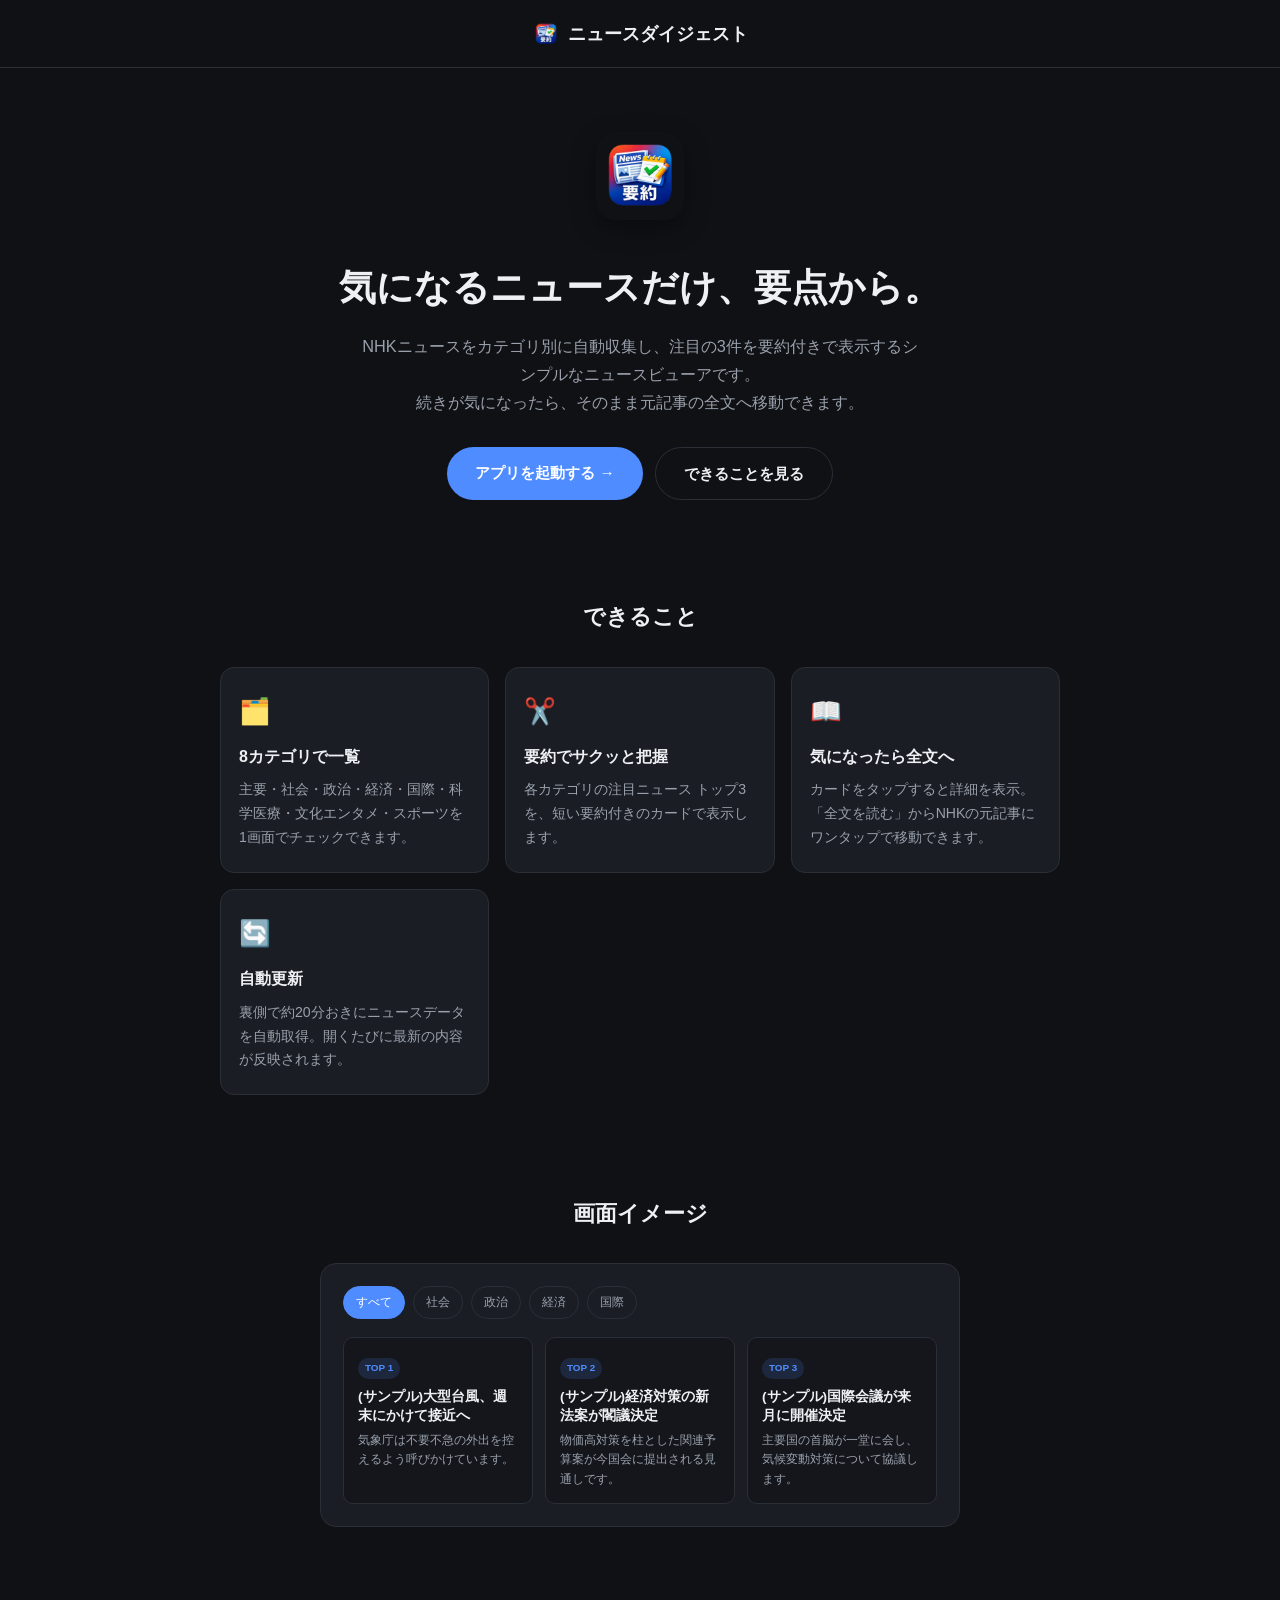
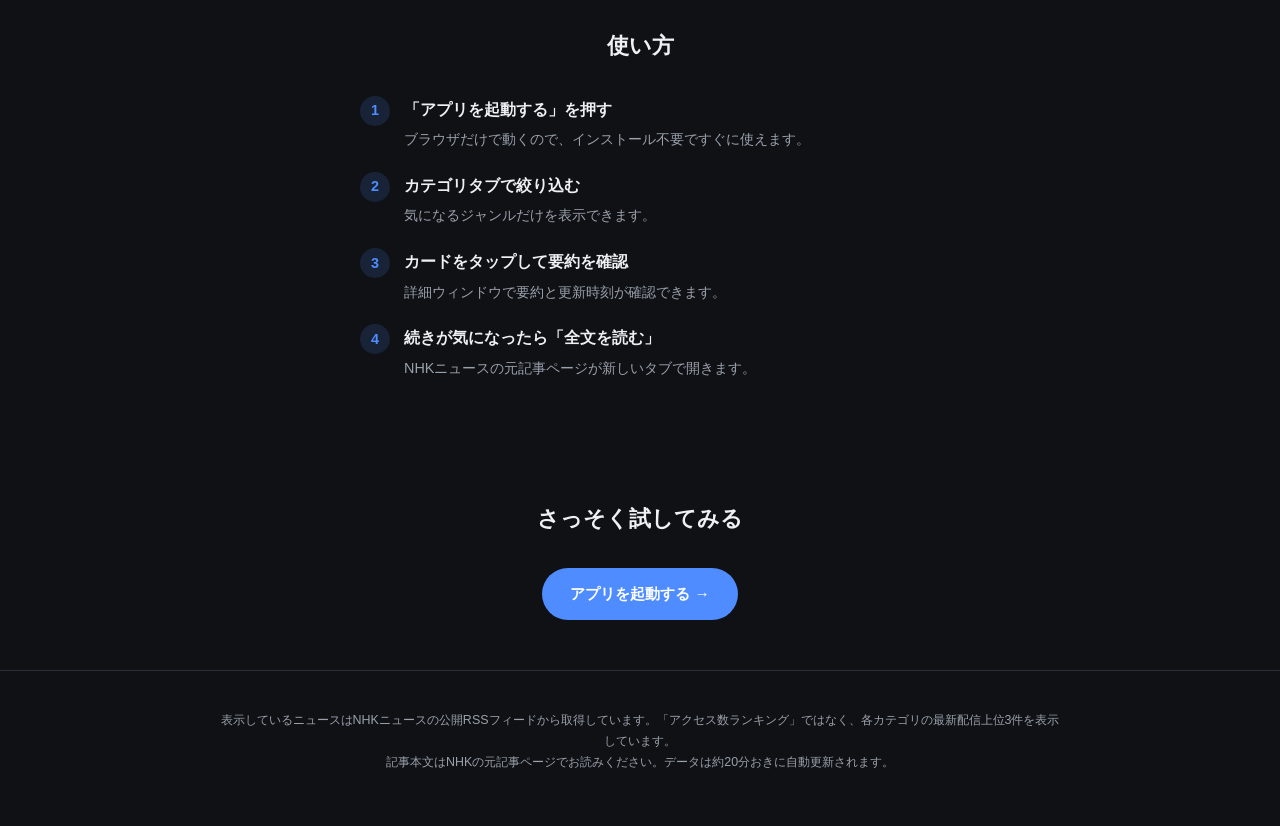
<file: index.html>
<!doctype html>
<html lang="ja">
<head>
<meta charset="utf-8" />
<meta name="viewport" content="width=device-width, initial-scale=1" />
<title>ニュースダイジェスト | 気になるニュースだけ、要点から。</title>
<meta name="description" content="NHKニュースをカテゴリ別に要約表示。気になった記事は元記事の全文へワンタップ。" />
<link rel="icon" type="image/png" href="./icons/icon.png" />
<style>
  :root {
    --bg: #0f1115;
    --card-bg: #1a1d24;
    --card-border: #2a2e37;
    --text: #eef0f3;
    --text-dim: #9aa1ac;
    --accent: #4f8cff;
    --accent-soft: rgba(79, 140, 255, 0.15);
  }
  * { box-sizing: border-box; }
  html { scroll-behavior: smooth; }
  body {
    margin: 0;
    font-family: "Hiragino Kaku Gothic ProN", "Yu Gothic", "Meiryo", sans-serif;
    background: var(--bg);
    color: var(--text);
    line-height: 1.7;
  }
  a { color: var(--accent); }
  .wrap { max-width: 880px; margin: 0 auto; padding: 0 20px; }

  header.site-header {
    padding: 18px 0;
    text-align: center;
    border-bottom: 1px solid var(--card-border);
  }
  header.site-header .logo { font-size: 1.15rem; font-weight: bold; display: flex; align-items: center; justify-content: center; gap: 8px; }
  header.site-header .logo img { width: 28px; height: 28px; border-radius: 8px; }
  .hero .icon img { width: 88px; height: 88px; border-radius: 20px; box-shadow: 0 8px 24px rgba(0,0,0,0.35); }

  .hero {
    text-align: center;
    padding: 64px 20px 48px;
  }
  .hero .icon { font-size: 3rem; }
  .hero h1 {
    font-size: clamp(1.6rem, 4vw, 2.3rem);
    margin: 12px 0 14px;
  }
  .hero p.lead {
    color: var(--text-dim);
    max-width: 560px;
    margin: 0 auto 30px;
    font-size: 1.02rem;
  }
  .cta-row { display: flex; gap: 12px; justify-content: center; flex-wrap: wrap; }

  .btn {
    display: inline-block;
    text-decoration: none;
    padding: 13px 28px;
    border-radius: 999px;
    font-size: 0.95rem;
    font-weight: bold;
  }
  .btn-primary { background: var(--accent); color: #fff; }
  .btn-primary:hover { opacity: 0.9; }
  .btn-secondary { background: transparent; border: 1px solid var(--card-border); color: var(--text); }
  .btn-secondary:hover { border-color: var(--accent); color: var(--accent); }

  section { padding: 50px 0; }
  section h2 {
    text-align: center;
    font-size: 1.4rem;
    margin: 0 0 30px;
  }

  .features {
    display: grid;
    grid-template-columns: repeat(auto-fit, minmax(220px, 1fr));
    gap: 16px;
  }
  .feature-card {
    background: var(--card-bg);
    border: 1px solid var(--card-border);
    border-radius: 14px;
    padding: 22px 18px;
  }
  .feature-card .emoji { font-size: 1.6rem; margin-bottom: 10px; display: block; }
  .feature-card h3 { margin: 0 0 8px; font-size: 1rem; }
  .feature-card p { margin: 0; color: var(--text-dim); font-size: 0.88rem; }

  /* --- プレビュー(モック) --- */
  .preview-frame {
    background: var(--card-bg);
    border: 1px solid var(--card-border);
    border-radius: 16px;
    padding: 22px;
    max-width: 640px;
    margin: 0 auto;
  }
  .preview-tabs { display: flex; gap: 8px; margin-bottom: 18px; flex-wrap: wrap; }
  .preview-tab {
    font-size: 0.75rem;
    border-radius: 999px;
    padding: 5px 12px;
    border: 1px solid var(--card-border);
    color: var(--text-dim);
  }
  .preview-tab.active { background: var(--accent); color: #fff; border-color: var(--accent); }
  .preview-grid { display: grid; grid-template-columns: repeat(auto-fit, minmax(160px, 1fr)); gap: 12px; }
  .preview-card {
    background: #14161c;
    border: 1px solid var(--card-border);
    border-radius: 10px;
    padding: 14px;
    text-align: left;
  }
  .preview-badge {
    font-size: 0.62rem;
    font-weight: bold;
    color: var(--accent);
    background: var(--accent-soft);
    padding: 2px 7px;
    border-radius: 999px;
    display: inline-block;
    margin-bottom: 8px;
  }
  .preview-card h4 { margin: 0 0 6px; font-size: 0.85rem; line-height: 1.4; }
  .preview-card p { margin: 0; font-size: 0.72rem; color: var(--text-dim); }

  .steps { counter-reset: step; max-width: 560px; margin: 0 auto; }
  .step {
    display: flex;
    gap: 14px;
    align-items: flex-start;
    margin-bottom: 20px;
  }
  .step .num {
    flex: 0 0 auto;
    width: 30px; height: 30px;
    border-radius: 50%;
    background: var(--accent-soft);
    color: var(--accent);
    font-weight: bold;
    display: flex; align-items: center; justify-content: center;
    font-size: 0.9rem;
  }
  .step p { margin: 4px 0 0; color: var(--text-dim); font-size: 0.9rem; }
  .step strong { font-size: 0.98rem; }

  .install-grid { display: grid; grid-template-columns: repeat(auto-fit, minmax(240px, 1fr)); gap: 16px; }
  .install-card { background: var(--card-bg); border: 1px solid var(--card-border); border-radius: 14px; padding: 20px; }
  .install-card h3 { margin: 0 0 10px; font-size: 0.95rem; }
  .install-card ol { margin: 0; padding-left: 20px; color: var(--text-dim); font-size: 0.85rem; }
  .install-card li { margin-bottom: 6px; }

  .final-cta { text-align: center; }

  footer {
    border-top: 1px solid var(--card-border);
    padding: 26px 0 40px;
    text-align: center;
    color: var(--text-dim);
    font-size: 0.78rem;
  }
</style>
</head>
<body>

  <header class="site-header">
    <div class="logo"><img src="./icons/icon.png" alt="" />ニュースダイジェスト</div>
  </header>

  <section class="hero">
    <div class="wrap">
      <div class="icon"><img src="./icons/icon.png" alt="ニュースダイジェスト アイコン" /></div>
      <h1>気になるニュースだけ、要点から。</h1>
      <p class="lead">
        NHKニュースをカテゴリ別に自動収集し、注目の3件を要約付きで表示するシンプルなニュースビューアです。<br />
        続きが気になったら、そのまま元記事の全文へ移動できます。
      </p>
      <div class="cta-row">
        <a class="btn btn-primary" href="./app/index.html">アプリを起動する →</a>
        <a class="btn btn-secondary" href="#features">できることを見る</a>
      </div>
    </div>
  </section>

  <section id="features">
    <div class="wrap">
      <h2>できること</h2>
      <div class="features">
        <div class="feature-card">
          <span class="emoji">🗂️</span>
          <h3>8カテゴリで一覧</h3>
          <p>主要・社会・政治・経済・国際・科学医療・文化エンタメ・スポーツを1画面でチェックできます。</p>
        </div>
        <div class="feature-card">
          <span class="emoji">✂️</span>
          <h3>要約でサクッと把握</h3>
          <p>各カテゴリの注目ニュース トップ3を、短い要約付きのカードで表示します。</p>
        </div>
        <div class="feature-card">
          <span class="emoji">📖</span>
          <h3>気になったら全文へ</h3>
          <p>カードをタップすると詳細を表示。「全文を読む」からNHKの元記事にワンタップで移動できます。</p>
        </div>
        <div class="feature-card">
          <span class="emoji">🔄</span>
          <h3>自動更新</h3>
          <p>裏側で約20分おきにニュースデータを自動取得。開くたびに最新の内容が反映されます。</p>
        </div>
      </div>
    </div>
  </section>

  <section>
    <div class="wrap">
      <h2>画面イメージ</h2>
      <div class="preview-frame">
        <div class="preview-tabs">
          <span class="preview-tab active">すべて</span>
          <span class="preview-tab">社会</span>
          <span class="preview-tab">政治</span>
          <span class="preview-tab">経済</span>
          <span class="preview-tab">国際</span>
        </div>
        <div class="preview-grid">
          <div class="preview-card">
            <span class="preview-badge">TOP 1</span>
            <h4>(サンプル)大型台風、週末にかけて接近へ</h4>
            <p>気象庁は不要不急の外出を控えるよう呼びかけています。</p>
          </div>
          <div class="preview-card">
            <span class="preview-badge">TOP 2</span>
            <h4>(サンプル)経済対策の新法案が閣議決定</h4>
            <p>物価高対策を柱とした関連予算案が今国会に提出される見通しです。</p>
          </div>
          <div class="preview-card">
            <span class="preview-badge">TOP 3</span>
            <h4>(サンプル)国際会議が来月に開催決定</h4>
            <p>主要国の首脳が一堂に会し、気候変動対策について協議します。</p>
          </div>
        </div>
      </div>
    </div>
  </section>

  <section>
    <div class="wrap">
      <h2>使い方</h2>
      <div class="steps">
        <div class="step">
          <div class="num">1</div>
          <div><strong>「アプリを起動する」を押す</strong><p>ブラウザだけで動くので、インストール不要ですぐに使えます。</p></div>
        </div>
        <div class="step">
          <div class="num">2</div>
          <div><strong>カテゴリタブで絞り込む</strong><p>気になるジャンルだけを表示できます。</p></div>
        </div>
        <div class="step">
          <div class="num">3</div>
          <div><strong>カードをタップして要約を確認</strong><p>詳細ウィンドウで要約と更新時刻が確認できます。</p></div>
        </div>
        <div class="step">
          <div class="num">4</div>
          <div><strong>続きが気になったら「全文を読む」</strong><p>NHKニュースの元記事ページが新しいタブで開きます。</p></div>
        </div>
      </div>
    </div>
  </section>

  <section class="final-cta">
    <div class="wrap">
      <h2>さっそく試してみる</h2>
      <a class="btn btn-primary" href="./app/index.html">アプリを起動する →</a>
    </div>
  </section>

  <footer>
    <div class="wrap">
      <p>
        表示しているニュースはNHKニュースの公開RSSフィードから取得しています。「アクセス数ランキング」ではなく、各カテゴリの最新配信上位3件を表示しています。<br />
        記事本文はNHKの元記事ページでお読みください。データは約20分おきに自動更新されます。
      </p>
    </div>
  </footer>

</body>
</html>
</file>
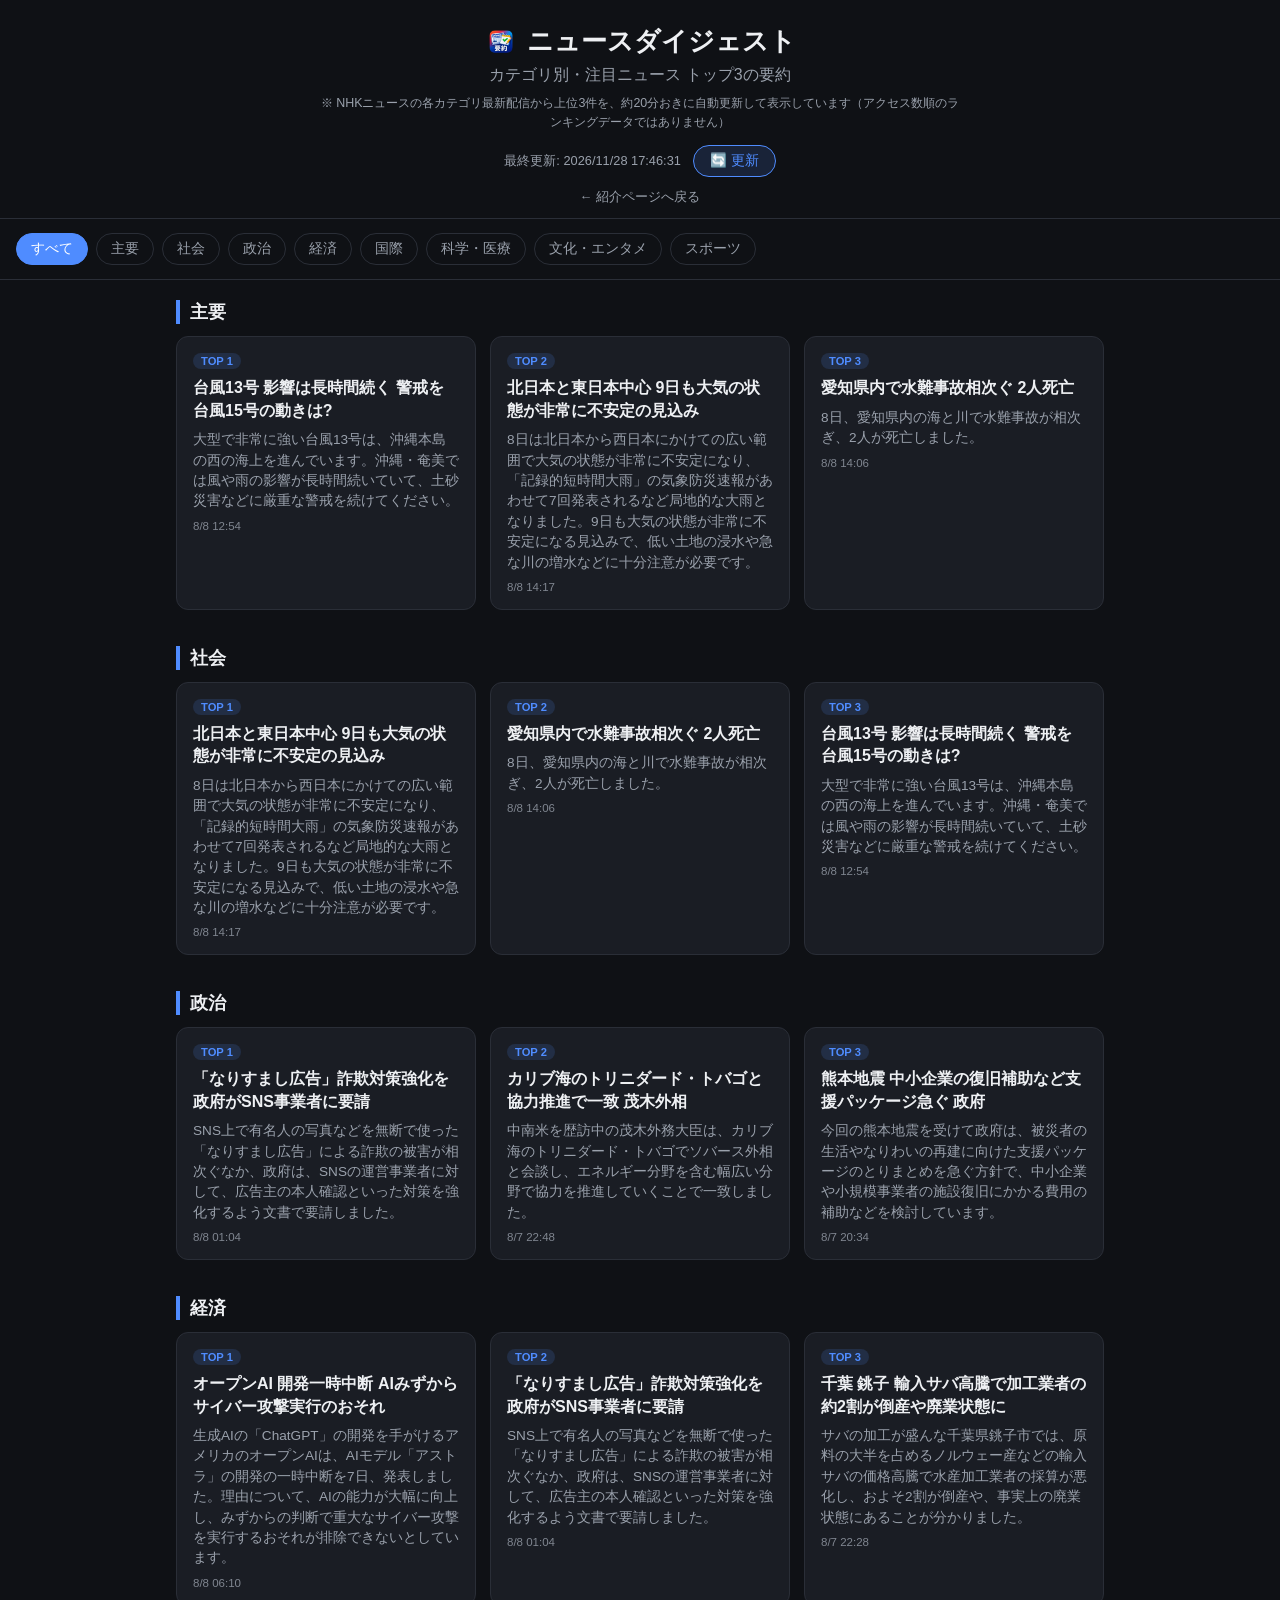
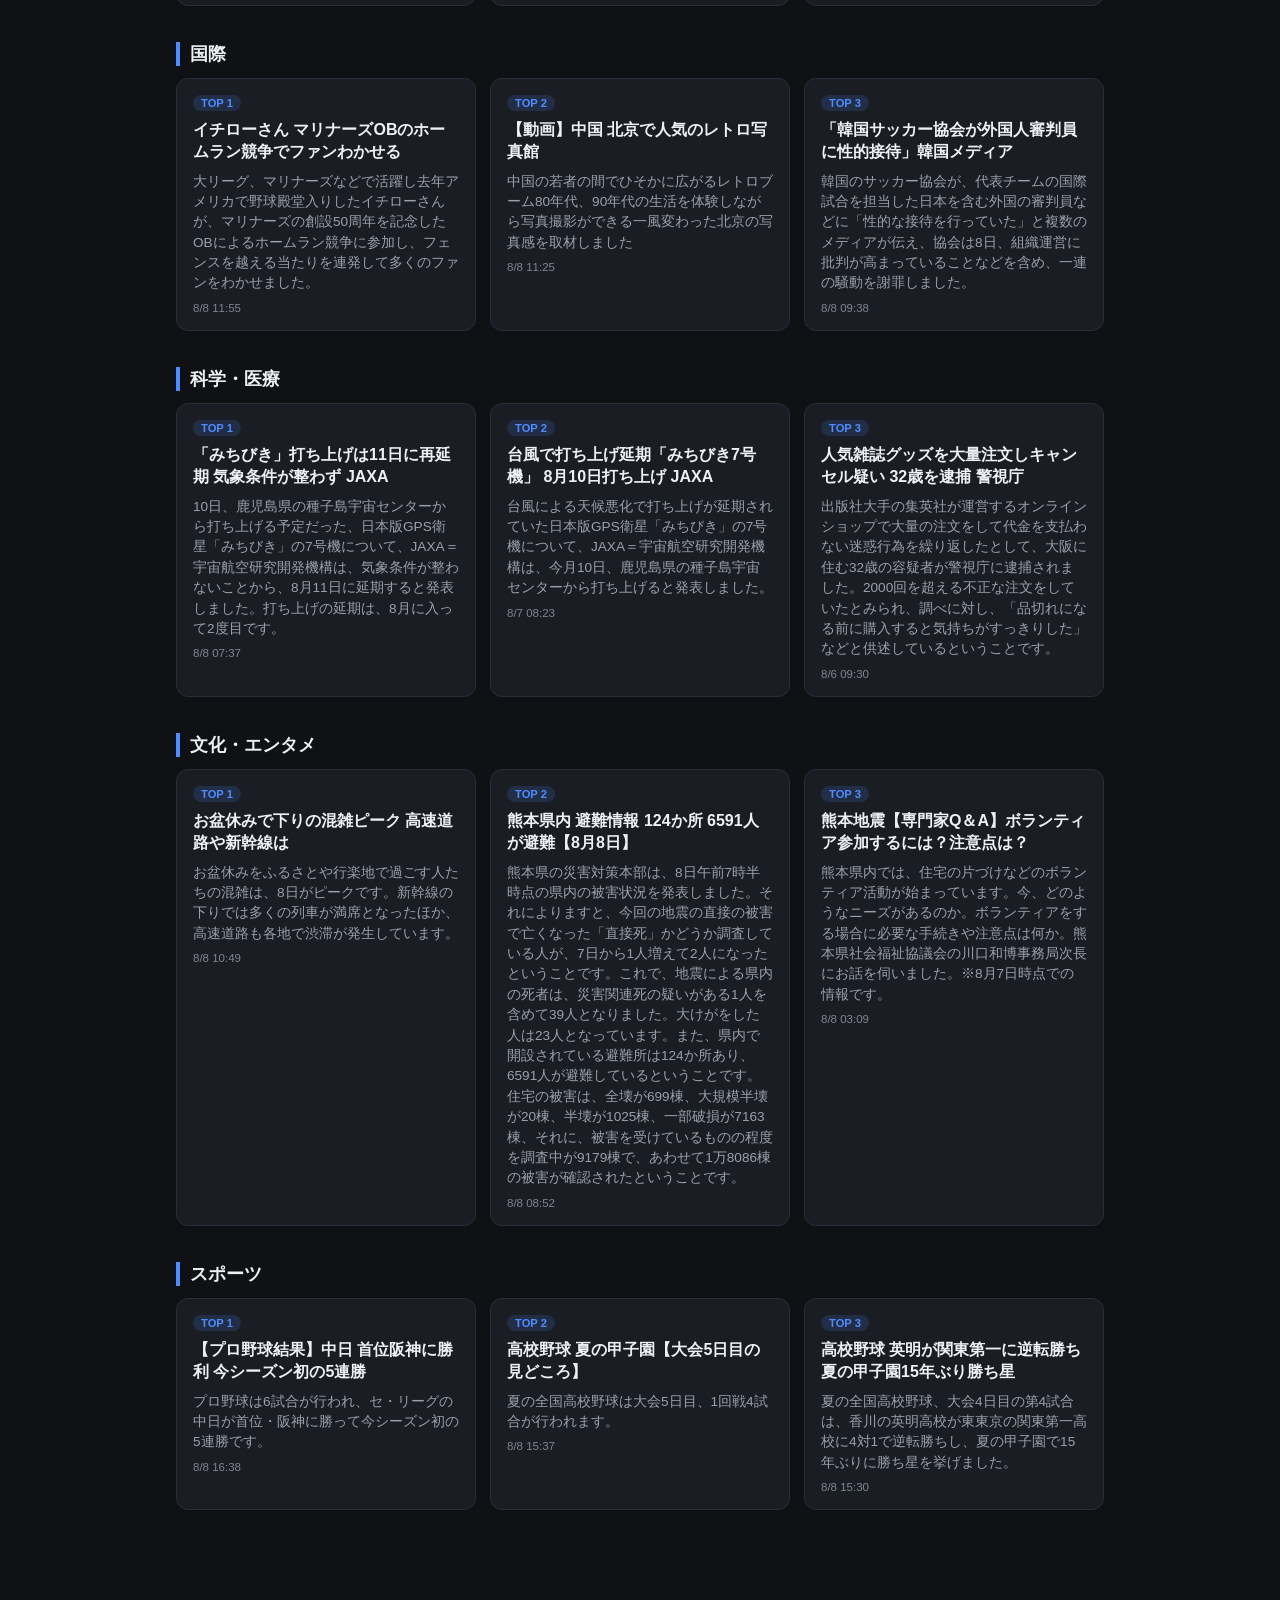
<file: app/index.html>
<!doctype html>
<html lang="ja">
<head>
<meta charset="utf-8" />
<meta name="viewport" content="width=device-width, initial-scale=1" />
<title>ニュースダイジェスト</title>
<link rel="icon" type="image/png" href="../icons/icon.png" />
<link rel="manifest" href="./manifest.json" />
<meta name="theme-color" content="#4f8cff" />
<meta name="apple-mobile-web-app-capable" content="yes" />
<meta name="apple-mobile-web-app-status-bar-style" content="default" />
<meta name="apple-mobile-web-app-title" content="ニュース要約" />
<link rel="apple-touch-icon" href="../icons/icon-192.png" />
<link rel="stylesheet" href="./style.css" />
</head>
<body>
  <header class="app-header">
    <h1><img src="../icons/icon.png" alt="" class="app-icon" /> ニュースダイジェスト</h1>
    <p class="subtitle">カテゴリ別・注目ニュース トップ3の要約</p>
    <p class="notice">
      ※ NHKニュースの各カテゴリ最新配信から上位3件を、約20分おきに自動更新して表示しています（アクセス数順のランキングデータではありません）
    </p>
    <div class="toolbar">
      <span id="updated-at" class="updated-at"></span>
      <button id="refresh-btn">🔄 更新</button>
    </div>
    <p class="back-link"><a href="../index.html">← 紹介ページへ戻る</a></p>
  </header>

  <nav id="category-tabs" class="category-tabs"></nav>

  <main id="content" class="content">
    <p class="loading">読み込み中...</p>
  </main>

  <div id="modal" class="modal hidden">
    <div class="modal-content">
      <button id="modal-close" class="modal-close">×</button>
      <h2 id="modal-title"></h2>
      <p id="modal-meta"></p>
      <p id="modal-desc"></p>
      <a id="modal-link" href="#" target="_blank" rel="noopener noreferrer" class="full-text-btn">元記事の全文を読む ↗</a>
    </div>
  </div>

  <script src="./app.js"></script>
  <script>
    if ("serviceWorker" in navigator) {
      window.addEventListener("load", () => {
        navigator.serviceWorker.register("./sw.js").catch((err) => {
          console.warn("Service worker registration failed:", err);
        });
      });
    }
  </script>
</body>
</html>
</file>
<file: app/style.css>
:root {
  --bg: #0f1115;
  --card-bg: #1a1d24;
  --card-border: #2a2e37;
  --text: #eef0f3;
  --text-dim: #9aa1ac;
  --accent: #4f8cff;
  --accent-soft: rgba(79, 140, 255, 0.15);
}

* { box-sizing: border-box; }

body {
  margin: 0;
  font-family: "Hiragino Kaku Gothic ProN", "Yu Gothic", "Meiryo", sans-serif;
  background: var(--bg);
  color: var(--text);
  min-height: 100vh;
}

.app-header {
  padding: 24px 20px 12px;
  text-align: center;
  border-bottom: 1px solid var(--card-border);
}

.app-header h1 { margin: 0 0 6px; font-size: 1.6rem; display: flex; align-items: center; justify-content: center; gap: 10px; }
.app-icon { width: 32px; height: 32px; border-radius: 8px; vertical-align: middle; }
.subtitle { margin: 0; color: var(--text-dim); }
.notice { margin: 8px auto 0; max-width: 640px; font-size: 0.78rem; color: var(--text-dim); line-height: 1.5; }
.back-link { margin: 12px 0 0; font-size: 0.8rem; }
.back-link a { color: var(--text-dim); text-decoration: none; }
.back-link a:hover { color: var(--accent); }

.toolbar {
  margin-top: 14px;
  display: flex;
  justify-content: center;
  align-items: center;
  gap: 12px;
}

.updated-at { font-size: 0.8rem; color: var(--text-dim); }

#refresh-btn {
  background: var(--accent-soft);
  color: var(--accent);
  border: 1px solid var(--accent);
  border-radius: 999px;
  padding: 6px 16px;
  font-size: 0.85rem;
  cursor: pointer;
}
#refresh-btn:hover { background: var(--accent); color: #fff; }
#refresh-btn:disabled { opacity: 0.5; cursor: default; }

.category-tabs {
  display: flex;
  gap: 8px;
  overflow-x: auto;
  padding: 14px 16px;
  border-bottom: 1px solid var(--card-border);
  position: sticky;
  top: 0;
  background: var(--bg);
  z-index: 5;
}

.tab-btn {
  flex: 0 0 auto;
  background: transparent;
  border: 1px solid var(--card-border);
  color: var(--text-dim);
  border-radius: 999px;
  padding: 6px 14px;
  font-size: 0.85rem;
  cursor: pointer;
  white-space: nowrap;
}
.tab-btn.active {
  background: var(--accent);
  border-color: var(--accent);
  color: #fff;
}

.content {
  max-width: 960px;
  margin: 0 auto;
  padding: 20px 16px 60px;
}

.loading { text-align: center; color: var(--text-dim); padding: 40px 0; }

.category-section { margin-bottom: 36px; }
.category-section h2 {
  font-size: 1.1rem;
  margin: 0 0 12px;
  padding-left: 10px;
  border-left: 4px solid var(--accent);
}

.card-grid {
  display: grid;
  grid-template-columns: repeat(auto-fit, minmax(260px, 1fr));
  gap: 14px;
}

.news-card {
  background: var(--card-bg);
  border: 1px solid var(--card-border);
  border-radius: 12px;
  padding: 16px;
  cursor: pointer;
  transition: transform 0.15s, border-color 0.15s;
  display: flex;
  flex-direction: column;
  gap: 8px;
}
.news-card:hover { border-color: var(--accent); transform: translateY(-2px); }

.rank-badge {
  display: inline-block;
  font-size: 0.7rem;
  font-weight: bold;
  color: var(--accent);
  background: var(--accent-soft);
  padding: 2px 8px;
  border-radius: 999px;
  width: fit-content;
}

.news-card h3 { margin: 0; font-size: 1rem; line-height: 1.4; }
.news-card p { margin: 0; font-size: 0.85rem; color: var(--text-dim); line-height: 1.5; }
.news-card .pubdate { font-size: 0.72rem; color: var(--text-dim); opacity: 0.8; }

.error-box {
  color: #ff8a8a;
  font-size: 0.85rem;
}

.modal {
  position: fixed;
  inset: 0;
  background: rgba(0,0,0,0.6);
  display: flex;
  align-items: center;
  justify-content: center;
  padding: 20px;
  z-index: 20;
}
.modal.hidden { display: none; }

.modal-content {
  background: var(--card-bg);
  border: 1px solid var(--card-border);
  border-radius: 14px;
  padding: 28px 24px;
  max-width: 520px;
  width: 100%;
  position: relative;
}

.modal-close {
  position: absolute;
  top: 10px;
  right: 14px;
  background: none;
  border: none;
  color: var(--text-dim);
  font-size: 1.4rem;
  cursor: pointer;
}

#modal-title { margin: 0 0 8px; font-size: 1.15rem; }
#modal-meta { color: var(--text-dim); font-size: 0.78rem; margin-bottom: 14px; }
#modal-desc { font-size: 0.92rem; line-height: 1.7; margin-bottom: 20px; }

.full-text-btn {
  display: inline-block;
  background: var(--accent);
  color: #fff;
  text-decoration: none;
  padding: 10px 18px;
  border-radius: 999px;
  font-size: 0.9rem;
}
.full-text-btn:hover { opacity: 0.9; }
</file>
